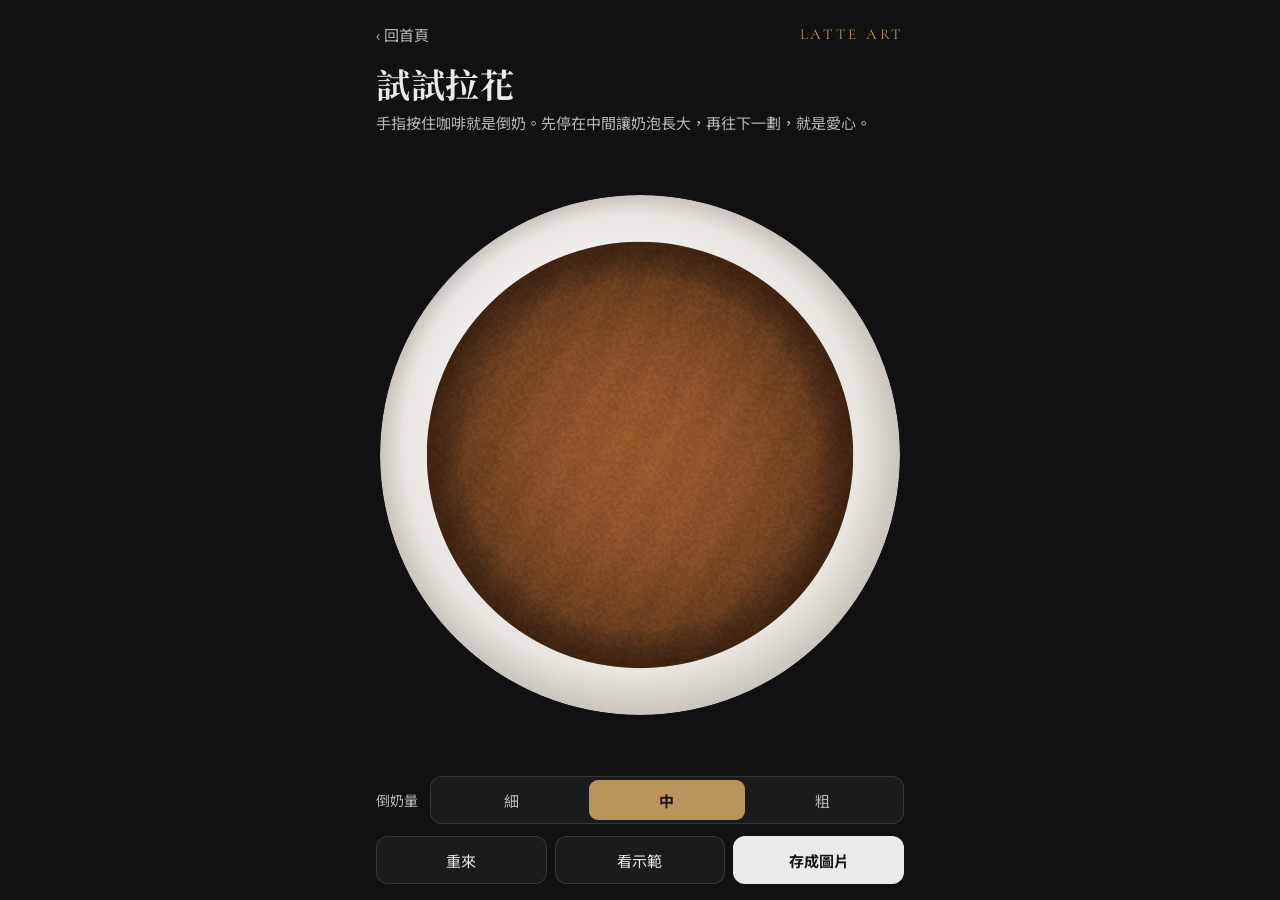
<file: latte.html>
<!DOCTYPE html>
<html lang="zh-Hant">
<head>
<meta charset="UTF-8">
<meta name="viewport" content="width=device-width, initial-scale=1, viewport-fit=cover">
<title>試試拉花｜CD 鳳梨酥</title>
<meta name="description" content="在咖啡上用手指倒奶，拉出你自己的愛心或葉子。">
<meta name="theme-color" content="#111113">
<link rel="icon" type="image/png" href="images/favicon.png">
<link rel="preconnect" href="https://fonts.googleapis.com">
<link rel="preconnect" href="https://fonts.gstatic.com" crossorigin>
<link href="https://fonts.googleapis.com/css2?family=Cormorant+Garamond:wght@500;600&family=Noto+Sans+TC:wght@400;500;700&family=Noto+Serif+TC:wght@700&display=swap" rel="stylesheet">
<style>
  :root {
    --bg: #111113;
    --panel: #1b1b1e;
    --line: rgba(255, 255, 255, 0.12);
    --paper: #ebebec;
    --paper-soft: rgba(255, 255, 255, 0.7);
    --gold: #B8955A;
    --gold-soft: #D8C091;
  }
  * { box-sizing: border-box; }
  html, body { margin: 0; height: 100%; }
  body {
    background: var(--bg);
    color: var(--paper);
    font-family: "Noto Sans TC", system-ui, sans-serif;
    -webkit-tap-highlight-color: transparent;
    overscroll-behavior: none;
  }
  .page {
    min-height: 100dvh;
    display: flex;
    flex-direction: column;
    padding: max(12px, env(safe-area-inset-top)) 16px max(16px, env(safe-area-inset-bottom));
    max-width: 560px;
    margin: 0 auto;
  }
  header {
    display: flex;
    align-items: center;
    justify-content: space-between;
    gap: 12px;
    min-height: 44px;
  }
  .back {
    color: var(--paper-soft);
    text-decoration: none;
    font-size: 15px;
    display: inline-flex;
    align-items: center;
    gap: 4px;
    min-height: 44px;
  }
  .back:hover { color: var(--paper); }
  .eyebrow {
    font-family: "Cormorant Garamond", serif;
    font-size: 15px;
    letter-spacing: 0.18em;
    color: var(--gold);
    text-transform: uppercase;
  }
  h1 {
    font-family: "Noto Serif TC", serif;
    font-size: 34px;
    line-height: 1.2;
    margin: 8px 0 6px;
    letter-spacing: 0.02em;
  }
  .hint {
    margin: 0;
    font-size: 15px;
    line-height: 1.6;
    color: var(--paper-soft);
  }
  .stage {
    flex: 1;
    display: grid;
    place-items: center;
    min-height: 0;
    padding: 16px 0;
  }
  canvas {
    display: block;
    touch-action: none;
    cursor: crosshair;
    border-radius: 50%;
  }
  .controls { display: grid; gap: 12px; }
  .row { display: flex; align-items: center; gap: 12px; }
  .label { font-size: 14px; color: var(--paper-soft); white-space: nowrap; }
  .seg {
    flex: 1;
    display: grid;
    grid-template-columns: repeat(3, 1fr);
    background: var(--panel);
    border: 1px solid var(--line);
    border-radius: 12px;
    padding: 3px;
  }
  .seg button {
    font: inherit;
    font-size: 15px;
    color: var(--paper-soft);
    background: transparent;
    border: 0;
    border-radius: 9px;
    min-height: 40px;
    cursor: pointer;
    transition: background-color 160ms ease-out, color 160ms ease-out;
  }
  .seg button[aria-pressed="true"] { background: var(--gold); color: #16161a; font-weight: 700; }
  .actions { display: grid; grid-template-columns: 1fr 1fr 1fr; gap: 8px; }
  .btn {
    font: inherit;
    font-size: 15px;
    min-height: 48px;
    border-radius: 12px;
    border: 1px solid var(--line);
    background: var(--panel);
    color: var(--paper);
    cursor: pointer;
    transition: transform 120ms ease-out, background-color 160ms ease-out;
  }
  .btn:active { transform: scale(0.97); }
  .btn.primary { background: var(--paper); color: #16161a; border-color: transparent; font-weight: 700; }
  .btn:disabled { opacity: 0.5; cursor: default; }
  .btn:focus-visible, .seg button:focus-visible, .back:focus-visible { outline: 2px solid var(--gold-soft); outline-offset: 2px; }
  @media (hover: hover) {
    .btn:hover { background: #26262a; }
    .btn.primary:hover { background: #fff; }
  }
  @media (prefers-reduced-motion: reduce) {
    .btn, .seg button { transition: none; }
    .btn:active { transform: none; }
  }
</style>
</head>
<body>
<main class="page">
  <header>
    <a class="back" href="./">‹ 回首頁</a>
    <span class="eyebrow">Latte Art</span>
  </header>

  <h1>試試拉花</h1>
  <p class="hint">手指按住咖啡就是倒奶。先停在中間讓奶泡長大，再往下一劃，就是愛心。</p>

  <div class="stage" id="stage">
    <canvas id="cup" aria-label="咖啡杯，按住拖曳來倒奶" role="img"></canvas>
  </div>

  <div class="controls">
    <div class="row">
      <span class="label">倒奶量</span>
      <div class="seg" role="group" aria-label="倒奶量">
        <button type="button" data-flow="0.6" aria-pressed="false">細</button>
        <button type="button" data-flow="1" aria-pressed="true">中</button>
        <button type="button" data-flow="1.5" aria-pressed="false">粗</button>
      </div>
    </div>
    <div class="actions">
      <button type="button" class="btn" id="reset">重來</button>
      <button type="button" class="btn" id="demo">看示範</button>
      <button type="button" class="btn primary" id="save">存成圖片</button>
    </div>
  </div>
</main>

<script>
(() => {
  // 手感數值：往外推、速度衰減、劃過去帶動、每次倒的奶量
  const P = { push: 0.13, damp: 0.9, drag: 0.27, dep: 0.09 };
  const N = 180;                 // 模擬格數（越大越細，越吃效能）
  const size = N * N;
  let u = new Float32Array(size), v = new Float32Array(size);
  let u2 = new Float32Array(size), v2 = new Float32Array(size);
  let m = new Float32Array(size), m2 = new Float32Array(size);
  const crema = new Float32Array(size * 3);
  const inside = new Uint8Array(size);
  const C = (N - 1) / 2, R = N / 2 - 1;

  // 咖啡底色：中間亮、邊緣深，加一點顆粒
  function buildCrema() {
    let seed = 7;
    const rnd = () => (seed = (seed * 16807) % 2147483647) / 2147483647;
    for (let y = 0; y < N; y++) for (let x = 0; x < N; x++) {
      const i = y * N + x;
      const d = Math.hypot(x - C, y - C) / R;
      inside[i] = d <= 1 ? 1 : 0;
      const t = Math.min(1, d);
      const n = (rnd() - 0.5) * 0.12 + Math.sin(x * 0.31 + y * 0.17) * 0.02;
      const k = 1 - t * t * 0.45 + n;
      crema[i * 3]     = 150 * k;
      crema[i * 3 + 1] = 88 * k;
      crema[i * 3 + 2] = 44 * k;
    }
  }
  buildCrema();

  function sample(f, x, y) {
    if (x < 0) x = 0; else if (x > N - 1.001) x = N - 1.001;
    if (y < 0) y = 0; else if (y > N - 1.001) y = N - 1.001;
    const x0 = x | 0, y0 = y | 0, fx = x - x0, fy = y - y0, i = y0 * N + x0;
    return (f[i] * (1 - fx) + f[i + 1] * fx) * (1 - fy) + (f[i + N] * (1 - fx) + f[i + N + 1] * fx) * fy;
  }

  // 倒奶：在某一點加奶泡，並往外推、跟著手移動的方向帶
  function pour(px, py, mx, my, flow) {
    const r = 2.5 + 4 * flow;
    const rp = r * 3.2;               // 往外推的範圍比奶泡大，奶泡才會一圈圈長大
    const reach = Math.ceil(rp * 2.2);
    const x0 = Math.max(0, (px - reach) | 0), x1 = Math.min(N - 1, (px + reach) | 0);
    const y0 = Math.max(0, (py - reach) | 0), y1 = Math.min(N - 1, (py + reach) | 0);
    for (let y = y0; y <= y1; y++) for (let x = x0; x <= x1; x++) {
      const i = y * N + x;
      if (!inside[i]) continue;
      const dx = x - px, dy = y - py, d = Math.hypot(dx, dy) + 1e-4;
      const w = Math.exp(-(d * d) / (r * r));
      const wp = Math.exp(-(d * d) / (rp * rp));
      if (wp < 0.01) continue;
      m[i] = Math.min(1.2, m[i] + w * P.dep * flow);
      const push = wp * Math.min(1, d / r) * P.push * flow;
      u[i] += (dx / d) * push;
      v[i] += (dy / d) * push;
    }
    // 手移動時，把附近的奶泡一起往前帶（拉花「劃過去」的效果）
    const sp = Math.hypot(mx, my);
    if (sp > 0.05) {
      const rd = r * 2.2, reach2 = Math.ceil(rd * 2);
      const a0 = Math.max(0, (px - reach2) | 0), a1 = Math.min(N - 1, (px + reach2) | 0);
      const b0 = Math.max(0, (py - reach2) | 0), b1 = Math.min(N - 1, (py + reach2) | 0);
      for (let y = b0; y <= b1; y++) for (let x = a0; x <= a1; x++) {
        const i = y * N + x;
        if (!inside[i]) continue;
        const dx = x - px, dy = y - py;
        const w = Math.exp(-(dx * dx + dy * dy) / (rd * rd));
        u[i] += mx * w * P.drag;
        v[i] += my * w * P.drag;
      }
    }
  }

  function step() {
    for (let y = 0; y < N; y++) for (let x = 0; x < N; x++) {
      const i = y * N + x;
      if (!inside[i]) { u2[i] = v2[i] = m2[i] = 0; continue; }
      const bx = x - u[i], by = y - v[i];
      u2[i] = sample(u, bx, by) * P.damp;
      v2[i] = sample(v, bx, by) * P.damp;
      m2[i] = sample(m, bx, by);
    }
    [u, u2] = [u2, u]; [v, v2] = [v2, v]; [m, m2] = [m2, m];
    // 一點點暈開，讓邊緣柔一點
    for (let y = 1; y < N - 1; y++) for (let x = 1; x < N - 1; x++) {
      const i = y * N + x;
      m2[i] = m[i] * 0.92 + (m[i - 1] + m[i + 1] + m[i - N] + m[i + N]) * 0.02;
    }
    [m, m2] = [m2, m];
  }

  // 畫面
  const canvas = document.getElementById('cup');
  const ctx = canvas.getContext('2d');
  const sim = document.createElement('canvas');
  sim.width = sim.height = N;
  const sctx = sim.getContext('2d');
  const img = sctx.createImageData(N, N);
  let px = 0, dpr = 1, rimW = 0, liquid = 0;

  function layout() {
    const stage = document.getElementById('stage');
    const avail = Math.min(stage.clientWidth, stage.clientHeight - 32, 520);
    px = Math.max(220, Math.floor(avail));
    dpr = Math.min(2, window.devicePixelRatio || 1);
    canvas.style.width = canvas.style.height = px + 'px';
    canvas.width = canvas.height = Math.round(px * dpr);
    rimW = px * 0.09;
    liquid = px / 2 - rimW;
  }

  function render() {
    const d = img.data;
    for (let i = 0; i < size; i++) {
      const t = Math.min(1, Math.max(0, (m[i] - 0.18) * 2.4));
      const s = t * t * (3 - 2 * t);
      const j = i * 4;
      d[j]     = crema[i * 3]     + (246 - crema[i * 3]) * s;
      d[j + 1] = crema[i * 3 + 1] + (238 - crema[i * 3 + 1]) * s;
      d[j + 2] = crema[i * 3 + 2] + (226 - crema[i * 3 + 2]) * s;
      d[j + 3] = 255;
    }
    sctx.putImageData(img, 0, 0);

    const W = canvas.width, c = W / 2, s = dpr;
    ctx.clearRect(0, 0, W, W);
    // 杯緣
    const rim = ctx.createRadialGradient(c * 0.8, c * 0.7, c * 0.2, c, c, c);
    rim.addColorStop(0, '#ffffff');
    rim.addColorStop(0.85, '#e9e6e1');
    rim.addColorStop(1, '#c9c4bc');
    ctx.fillStyle = rim;
    ctx.beginPath(); ctx.arc(c, c, c, 0, Math.PI * 2); ctx.fill();
    // 咖啡
    ctx.save();
    ctx.beginPath(); ctx.arc(c, c, liquid * s, 0, Math.PI * 2); ctx.clip();
    ctx.imageSmoothingEnabled = true;
    ctx.imageSmoothingQuality = 'high';
    ctx.drawImage(sim, c - liquid * s, c - liquid * s, liquid * 2 * s, liquid * 2 * s);
    // 內緣陰影
    const sh = ctx.createRadialGradient(c, c, liquid * s * 0.82, c, c, liquid * s);
    sh.addColorStop(0, 'rgba(0,0,0,0)');
    sh.addColorStop(1, 'rgba(40,20,8,0.45)');
    ctx.fillStyle = sh;
    ctx.fillRect(0, 0, W, W);
    ctx.restore();
  }

  // 操作
  let flowBase = 1;
  let pointer = null; // {x,y,lx,ly,p}
  function toGrid(e) {
    const r = canvas.getBoundingClientRect();
    const cx = e.clientX - r.left - px / 2, cy = e.clientY - r.top - px / 2;
    return { x: C + (cx / liquid) * (N / 2), y: C + (cy / liquid) * (N / 2) };
  }
  function pressure(e) {
    return e.pointerType === 'pen' && e.pressure > 0 ? 0.4 + e.pressure * 1.2 : 1;
  }
  canvas.addEventListener('pointerdown', e => {
    if (demoTimer) return;
    canvas.setPointerCapture(e.pointerId);
    const g = toGrid(e);
    pointer = { x: g.x, y: g.y, lx: g.x, ly: g.y, p: pressure(e) };
    e.preventDefault();
  });
  canvas.addEventListener('pointermove', e => {
    if (!pointer) return;
    const g = toGrid(e);
    pointer.x = g.x; pointer.y = g.y; pointer.p = pressure(e);
  });
  const end = () => { pointer = null; };
  canvas.addEventListener('pointerup', end);
  canvas.addEventListener('pointercancel', end);

  function applyPointer(p) {
    const dx = p.x - p.lx, dy = p.y - p.ly;
    const dist = Math.hypot(dx, dy);
    const steps = Math.max(1, Math.ceil(dist / 2));
    const flow = flowBase * p.p;
    for (let k = 1; k <= steps; k++) {
      const t = k / steps;
      pour(p.lx + dx * t, p.ly + dy * t, dx / steps * 0.9, dy / steps * 0.9, flow / steps * (steps > 1 ? 1.4 : 1));
    }
    p.lx = p.x; p.ly = p.y;
  }

  // 示範：在中間偏上倒一會兒，讓奶泡長大，再往下拉過去 = 愛心
  let demoTimer = null;
  function runDemo() {
    clearAll();
    const btn = document.getElementById('demo');
    btn.disabled = true;
    const p = { x: C, y: C - 8, lx: C, ly: C - 8, p: 1 };
    pointer = null;
    demoTimer = { p, f: 0 };
    btn.textContent = '示範中…';
  }
  function demoFrame(now) {
    // 用畫格數計時（不是用時鐘），手機變慢時示範也不會跳掉
    const t = demoTimer.f++ / 60;
    const p = demoTimer.p;
    if (t < 1.3) {
      // 在中間偏上穩穩倒，讓奶泡長成一個大圓
      p.x = C + Math.sin(t * 8) * 1; p.y = C - 8; p.p = 1.4;
      applyPointer(p);
      p.lx = p.x; p.ly = p.y;
    } else if (t < 1.4) {
      // 把壺移到圓的上方，準備劃過去
      p.x = p.lx = C; p.y = p.ly = C - 52;
    } else if (t < 1.95) {
      const k = (t - 1.4) / 0.55;
      p.x = C; p.y = C - 52 + k * 116; p.p = k < 0.5 ? 0.3 : 0.5;
      applyPointer(p);
    } else if (t > 2.8) {
      demoTimer = null;
      const btn = document.getElementById('demo');
      btn.disabled = false; btn.textContent = '看示範';
    }
  }

  function clearAll() {
    u.fill(0); v.fill(0); m.fill(0);
  }

  document.querySelectorAll('.seg button').forEach(b => {
    b.addEventListener('click', () => {
      document.querySelectorAll('.seg button').forEach(o => o.setAttribute('aria-pressed', o === b ? 'true' : 'false'));
      flowBase = parseFloat(b.dataset.flow);
    });
  });
  document.getElementById('reset').addEventListener('click', () => { if (!demoTimer) clearAll(); });
  document.getElementById('demo').addEventListener('click', () => { if (!demoTimer) runDemo(); });
  document.getElementById('save').addEventListener('click', () => {
    canvas.toBlob(blob => {
      if (!blob) return;
      const a = document.createElement('a');
      a.href = URL.createObjectURL(blob);
      a.download = 'CD-拉花.png';
      document.body.appendChild(a); a.click(); a.remove();
      setTimeout(() => URL.revokeObjectURL(a.href), 2000);
    }, 'image/png');
  });

  // 固定每秒算 60 次：高更新率螢幕不會變快，慢的手機最多補算一次
  const TICK = 1000 / 60;
  let last = 0, acc = 0;
  function frame(now) {
    if (!last) last = now;
    acc = Math.min(acc + (now - last), TICK * 2);
    last = now;
    while (acc >= TICK) {
      if (pointer) applyPointer(pointer);
      if (demoTimer) demoFrame(now);
      step();
      acc -= TICK;
    }
    render();
    requestAnimationFrame(frame);
  }
  layout();
  window.addEventListener('resize', layout);
  requestAnimationFrame(frame);
})();
</script>
</body>
</html>
</file>
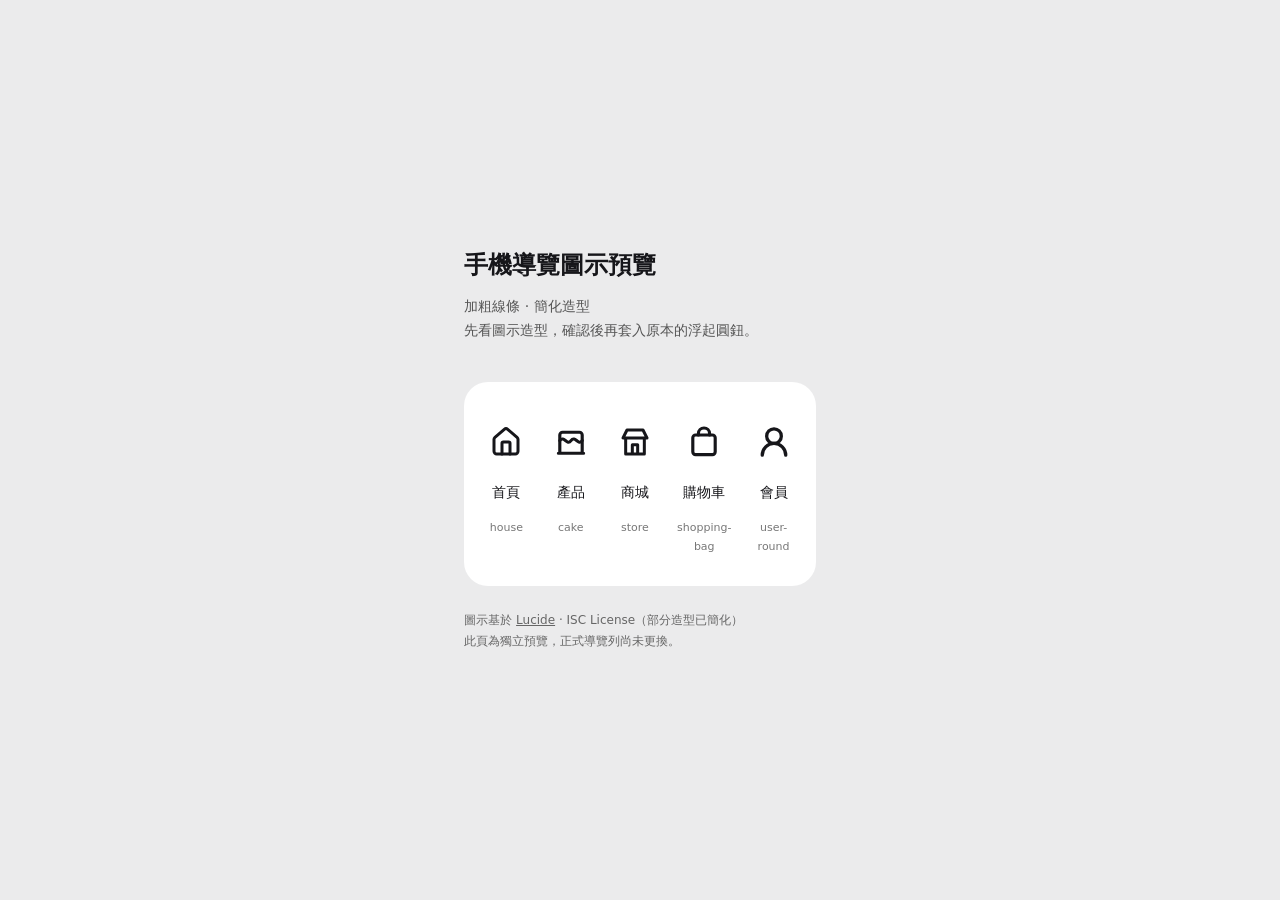
<file: scratch/mobile-nav-icons-preview.html>
<!DOCTYPE html><html lang="zh-TW"><meta charset="utf-8"><meta name="viewport" content="width=device-width, initial-scale=1"><title>手機導覽圖示預覽</title><style>*{box-sizing:border-box}body{margin:0;background:#ebebec;color:#16161a;font-family:system-ui,sans-serif;min-height:100vh;display:grid;place-content:center;padding:24px}main{max-width:720px}h1{font-size:24px;margin:0 0 12px}.intro{color:#555;margin-bottom:40px;line-height:1.7}.row{display:flex;justify-content:space-around;gap:20px;background:white;border-radius:24px;padding:32px 20px}.item{text-align:center;flex:1}.icon{display:grid;place-items:center;height:56px}.icon svg{width:32px;height:32px;overflow:visible}.icon{--icon-scale:1}.icon svg{transform:scale(var(--icon-scale));transform-origin:center}.item:nth-child(2) .icon{--icon-scale:1.05}.item:nth-child(4) .icon{--icon-scale:1.05}.item:nth-child(5) .icon{--icon-scale:1.1}p{font-size:14px}small{font-size:11px;color:#777}footer{font-size:12px;color:#666;margin-top:24px;line-height:1.7}a{color:inherit}@media(max-width:500px){.row{gap:4px;padding:24px 8px}small{display:none}}</style><main><h1>手機導覽圖示預覽</h1><p class="intro">加粗線條 · 簡化造型<br>先看圖示造型，確認後再套入原本的浮起圓鈕。</p><div class="row"><div class="item"><div class="icon"><svg
  xmlns="http://www.w3.org/2000/svg"
  width="32"
  height="32"
  viewBox="0 0 24 24"
  fill="none"
  stroke="currentColor"
  stroke-width="2.25"
  stroke-linecap="round"
  stroke-linejoin="round"
>
  <path d="M15 21v-8a1 1 0 0 0-1-1h-4a1 1 0 0 0-1 1v8" />
  <path d="M3 10a2 2 0 0 1 .709-1.528l7-6a2 2 0 0 1 2.582 0l7 6A2 2 0 0 1 21 10v9a2 2 0 0 1-2 2H5a2 2 0 0 1-2-2z" />
</svg>
</div><p>首頁</p><small>house</small></div><div class="item"><div class="icon"><svg xmlns="http://www.w3.org/2000/svg" width="32" height="32" viewBox="0 0 24 24" fill="none" stroke="currentColor" stroke-width="2.25" stroke-linecap="round" stroke-linejoin="round"><path d="M4 20V7a2 2 0 0 1 2-2h12a2 2 0 0 1 2 2v13M3 20h18"/><path d="M4 11c3-4 5 4 8 0s5 4 8 0"/></svg></div><p>產品</p><small>cake</small></div><div class="item"><div class="icon"><svg xmlns="http://www.w3.org/2000/svg" width="32" height="32" viewBox="0 0 24 24" fill="none" stroke="currentColor" stroke-width="2.25" stroke-linecap="round" stroke-linejoin="round"><path d="M3 9h18l-3-6H6ZM5 9v12h14V9M10 21v-7h4v7"/></svg></div><p>商城</p><small>store</small></div><div class="item"><div class="icon"><svg xmlns="http://www.w3.org/2000/svg" width="32" height="32" viewBox="0 0 24 24" fill="none" stroke="currentColor" stroke-width="2.25" stroke-linecap="round" stroke-linejoin="round"><rect x="4" y="7" width="16" height="14" rx="2"/><path d="M8 7V6a4 4 0 0 1 8 0v1"/></svg></div><p>購物車</p><small>shopping-bag</small></div><div class="item"><div class="icon"><svg
  xmlns="http://www.w3.org/2000/svg"
  width="32"
  height="32"
  viewBox="0 0 24 24"
  fill="none"
  stroke="currentColor"
  stroke-width="2.25"
  stroke-linecap="round"
  stroke-linejoin="round"
>
  <circle cx="12" cy="8" r="5" />
  <path d="M20 21a8 8 0 0 0-16 0" />
</svg>
</div><p>會員</p><small>user-round</small></div></div><footer>圖示基於 <a href="https://lucide.dev">Lucide</a> · ISC License（部分造型已簡化）<br>此頁為獨立預覽，正式導覽列尚未更換。</footer></main></html>
</file>
